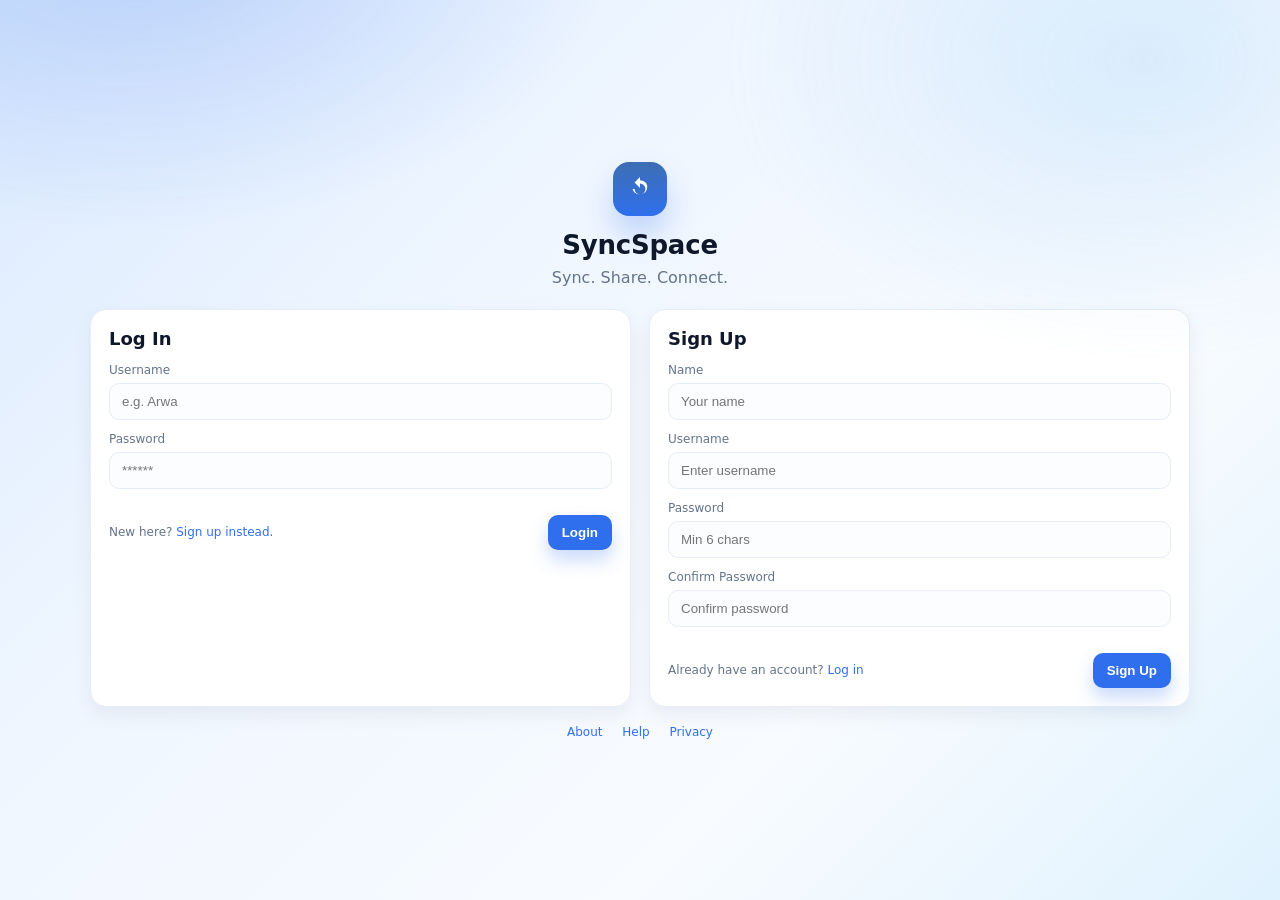
<file: project/index.html>
<!doctype html>
<html lang="en">
<head>
  <meta charset="utf-8"/>
  <meta name="viewport" content="width=device-width, initial-scale=1"/>
  <title>Social Media Platform • Login</title>
  <link rel="stylesheet" href="css/styles.css"/>
</head>
<body>
  <div class="auth-wrap">
    <div class="container">
      <div class="auth-hero">
        <div class="logo-badge" aria-hidden="true">
  <!-- Sync / loop icon -->
  <svg viewBox="0 0 24 24">
    <path d="M17.65 6.35A7.95 7.95 0 0 0 12 4V1L7 6l5 5V7a5 5 0 1 1-5 5H5a7 7 0 1 0 12.65-5.65Z"/>
  </svg>
</div>

        <h1 class="auth-title">SyncSpace </h1>
       <p class="auth-sub">Sync. Share. Connect.</p>

      </div>

      <div class="auth-grid">
        <!-- Login -->
        <div class="card auth-card">
          <h2>Log In</h2>
          <div style="display:grid; gap:12px;">
            <div>
              <label for="loginUser">Username</label>
              <input class="input" id="loginUser" placeholder="e.g. Arwa"/>
            </div>
            <div>
              <label for="loginPass">Password</label>
              <input class="input" id="loginPass" type="password" placeholder="******"/>
            </div>
            <div class="auth-actions">
              <span class="small">New here? <a href="#signup">Sign up instead.</a></span>
              <button class="btn" id="loginBtn">Login</button>
            </div>
          </div>
        </div>

        <!-- Signup -->
        <div class="card auth-card" id="signup">
          <h2>Sign Up</h2>
          <div style="display:grid; gap:12px;">
            <div>
              <label for="suName">Name</label>
              <input class="input" id="suName" placeholder="Your name"/>
            </div>
            <div>
              <label for="suUser">Username</label>
              <input class="input" id="suUser" placeholder="Enter username"/>
            </div>
            <div>
              <label for="suPass">Password</label>
              <input class="input" id="suPass" type="password" placeholder="Min 6 chars"/>
            </div>
            <div>
              <label for="suConfirm">Confirm Password</label>
              <input class="input" id="suConfirm" type="password" placeholder="Confirm password"/>
            </div>
            <div class="auth-actions">
              <span class="small">Already have an account? <a href="#">Log in</a></span>
              <button class="btn" id="signupBtn">Sign Up</button>
            </div>
          </div>
        </div>
      </div>

      <div class="footer-links">
        <a href="#">About</a>
        <a href="#">Help</a>
        <a href="#">Privacy</a>
      </div>
    </div>
  </div>

  <script src="js/storage.js"></script>
  <script src="js/utils.js"></script>
  <script src="js/auth.js"></script>
  <script>
    // If already logged in, go feed
    if (getSessionUser()) window.location.href = "feed.html";

    const $ = (id) => document.getElementById(id);

    $("loginBtn").onclick = () => {
      try{
        login({ username: $("loginUser").value, password: $("loginPass").value });
        window.location.href = "feed.html";
      }catch(e){ alert(e.message); }
    };

    $("signupBtn").onclick = () => {
      try{
        signup({
          name: $("suName").value,
          username: $("suUser").value,
          password: $("suPass").value,
          confirm: $("suConfirm").value
        });
        window.location.href = "feed.html";
      }catch(e){ alert(e.message); }
    };
  </script>
</body>
</html>
</file>
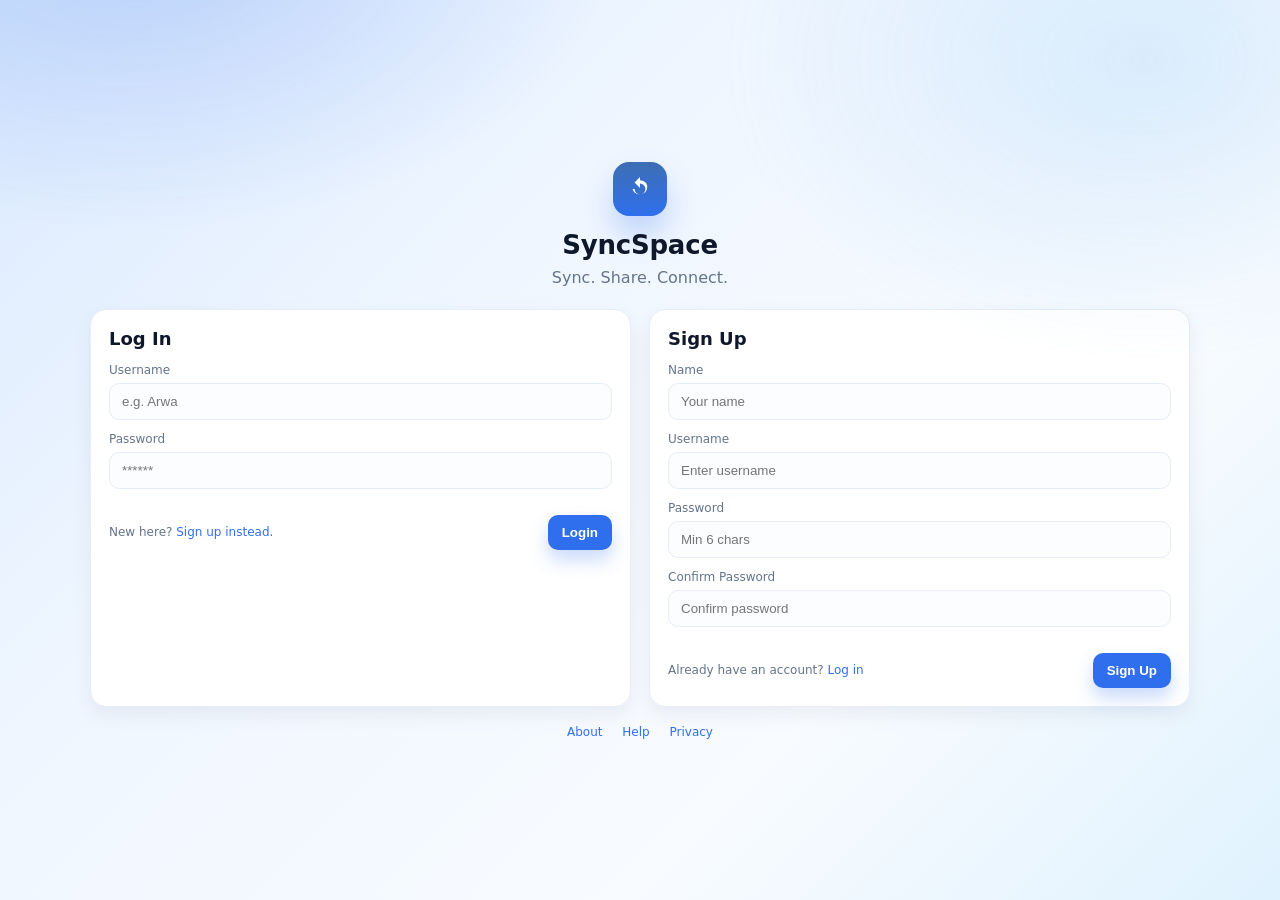
<file: project/feed.html>
<!doctype html>
<html lang="en">
<head>
  <meta charset="utf-8"/>
  <meta name="viewport" content="width=device-width, initial-scale=1"/>
  <title>SyncSpace • News Feed</title>
  <link rel="stylesheet" href="css/styles.css"/>
</head>
<body>
  <!-- Topbar -->
  <div class="topbar">
    <div class="container topbar-inner">
  <div class="brand">
  <span class="mini" aria-hidden="true">
    <!-- SyncSpace Icon -->
    <svg viewBox="0 0 24 24">
      <path d="M17.65 6.35A7.95 7.95 0 0 0 12 4V1L7 6l5 5V7a5 5 0 1 1-5 5H5a7 7 0 1 0 12.65-5.65Z"/>
    </svg>
  </span>
  <span>SyncSpace</span>
</div>
      <div class="nav-links">
        <a class="active" href="feed.html">
          <svg viewBox="0 0 24 24"><path d="M12 3 3 10v11h6v-7h6v7h6V10l-9-7Z"/></svg>
          Home
        </a>
        <a href="users.html">
          <svg viewBox="0 0 24 24"><path d="M10 2a8 8 0 1 0 4.9 14.3l4.4 4.4 1.4-1.4-4.4-4.4A8 8 0 0 0 10 2Zm0 2a6 6 0 1 1 0 12 6 6 0 0 1 0-12Z"/></svg>
          Explore
        </a>
        <a href="profile.html">
          <svg viewBox="0 0 24 24"><path d="M12 12a5 5 0 1 0-5-5 5 5 0 0 0 5 5Zm0 2c-4.4 0-8 2.2-8 5v1h16v-1c0-2.8-3.6-5-8-5Z"/></svg>
          Profile
        </a>
      </div>

      <div class="user-pill">
        <span class="avatar" id="topAvatar">U</span>
        <span class="small" id="topUser">@user</span>
        <button class="btn btn-ghost" onclick="logout()">Logout</button>
      </div>
    </div>
  </div>

  <!-- App -->
  <div class="app">
    <div class="container app-grid">
      <!-- Sidebar -->
      <aside class="card sidebar">
        <div class="side-title">MENU</div>
        <a class="side-item active" href="feed.html">
          <svg viewBox="0 0 24 24"><path d="M12 3 3 10v11h6v-7h6v7h6V10l-9-7Z"/></svg>
          Home
        </a>
        <a class="side-item" href="users.html">
          <svg viewBox="0 0 24 24"><path d="M10 2a8 8 0 1 0 4.9 14.3l4.4 4.4 1.4-1.4-4.4-4.4A8 8 0 0 0 10 2Zm0 2a6 6 0 1 1 0 12 6 6 0 0 1 0-12Z"/></svg>
          Explore
        </a>
        <a class="side-item" href="profile.html">
          <svg viewBox="0 0 24 24"><path d="M12 12a5 5 0 1 0-5-5 5 5 0 0 0 5 5Zm0 2c-4.4 0-8 2.2-8 5v1h16v-1c0-2.8-3.6-5-8-5Z"/></svg>
          Profile
        </a>
        <div class="hr"></div>
        <div class="small muted">Tip: Follow users in Explore to see their posts here.</div>
      </aside>

      <!-- Main -->
      <main class="card main">
        <div class="page-title">
          <h1>News Feed</h1>
          <div class="right small muted" id="feedHint"></div>
        </div>

        <div class="card composer">
          <span class="avatar" id="meAvatar">U</span>
          <textarea id="postText" placeholder="What's happening?"></textarea>
          <button class="btn" id="postBtn">Post</button>
        </div>

        <div class="feed" id="feed"></div>
      </main>
    </div>
  </div>

  <script src="js/storage.js"></script>
  <script src="js/utils.js"></script>
  <script src="js/auth.js"></script>
  <script src="js/feed.js"></script>
  <script>
    const me = requireLogin();

    // Top user pill
    const topAvatar = document.getElementById("topAvatar");
    const topUser = document.getElementById("topUser");
    const meAvatar = document.getElementById("meAvatar");
    topUser.textContent = "@" + me.username;

    function renderAvatar(el, user){
      if (user.avatar){
        el.innerHTML = "";
        const img = document.createElement("img");
        img.src = user.avatar;
        el.appendChild(img);
      } else {
        el.textContent = initials(user.name);
      }
    }
    renderAvatar(topAvatar, me);
    renderAvatar(meAvatar, me);

    document.getElementById("feedHint").textContent =
      `Showing your posts + ${me.following.length} following`;

    const feedDiv = document.getElementById("feed");

    function render() {
      const items = getFeedPosts();
      const users = getUsers();
      const meNow = getSessionUser();

      feedDiv.innerHTML = items.map(p => {
        const canDelete = p.authorId === meNow.id;
        const author = users.find(u => u.id === p.authorId);
        const avatarHTML = author?.avatar
          ? `<span class="avatar"><img src="${author.avatar}" alt=""/></span>`
          : `<span class="avatar">${initials(author?.name || "U")}</span>`;

        return `
          <div class="card post">
            <div class="post-head">
              <div class="post-user">
                ${avatarHTML}
                <div>
                  <b>${p.authorName}</b>
                  <div class="handle">@${p.authorUsername}</div>
                </div>
              </div>
              <div class="post-time">${formatTime(p.createdAt)}</div>
            </div>

            <p>${escapeHtml(p.content)}</p>

            <div class="post-actions">
              ${canDelete ? `
                <button class="icon-btn" onclick="handleDelete('${p.id}')">
                  <svg viewBox="0 0 24 24"><path d="M6 7h12l-1 14H7L6 7Zm3-3h6l1 2H8l1-2Z"/></svg>
                  Delete
                </button>
              ` : `<span class="small muted">You can delete only your own posts</span>`}
            </div>
          </div>
        `;
      }).join("");
    }

    function escapeHtml(str){
      return (str || "")
        .replaceAll("&","&amp;")
        .replaceAll("<","&lt;")
        .replaceAll(">","&gt;")
        .replaceAll('"',"&quot;")
        .replaceAll("'","&#039;");
    }

    function handleDelete(id) {
      try { deletePost(id); render(); }
      catch(e){ alert(e.message); }
    }

    document.getElementById("postBtn").onclick = () => {
      try{
        createPost(document.getElementById("postText").value);
        document.getElementById("postText").value = "";
        render();
      }catch(e){ alert(e.message); }
    };

    render();
  </script>
</body>
</html>
</file>
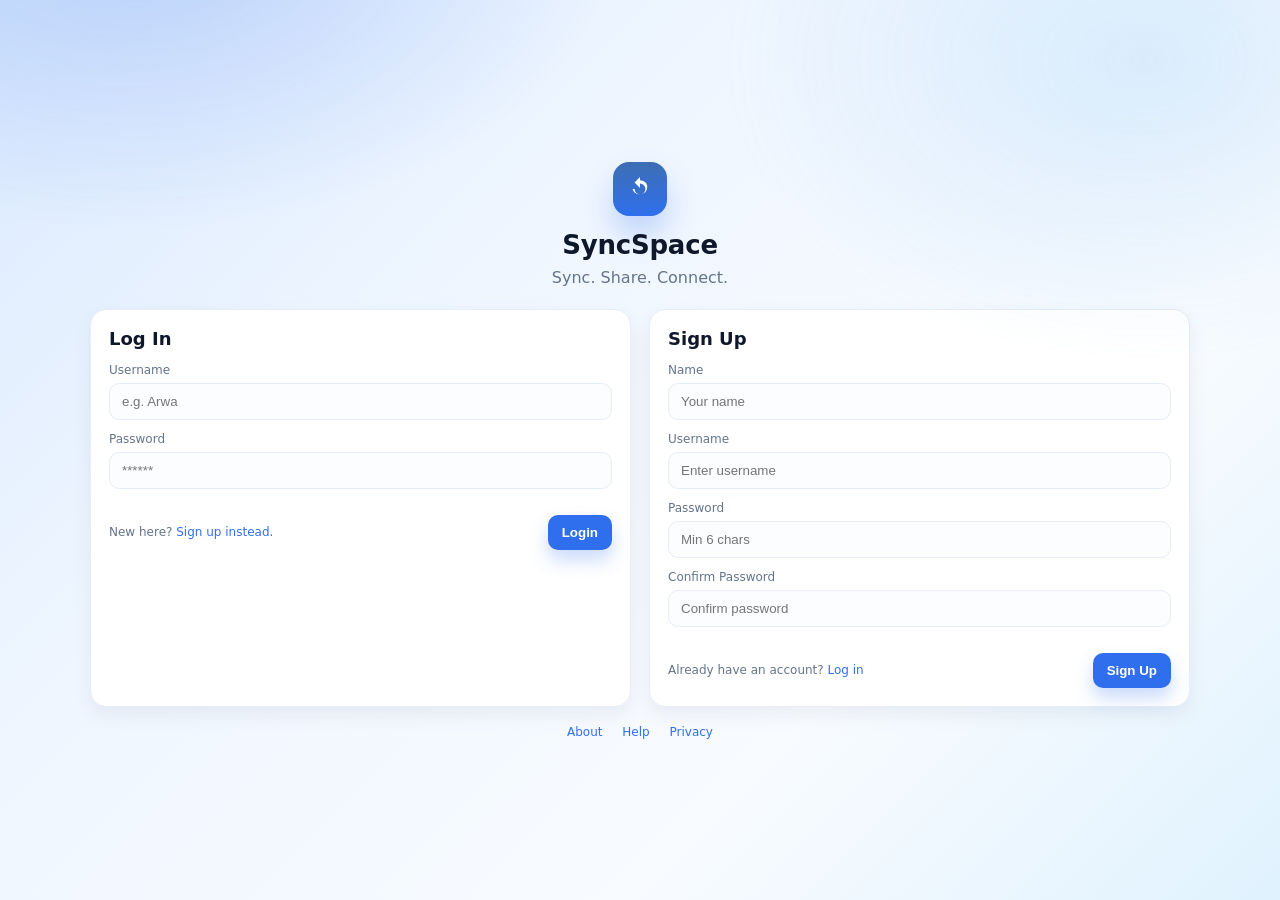
<file: project/profile.html>
<!doctype html>
<html lang="en">
<head>
  <meta charset="utf-8"/>
  <meta name="viewport" content="width=device-width, initial-scale=1"/>
  <title>SyncSpace • Profile</title>
  <link rel="stylesheet" href="css/styles.css"/>
</head>
<body>
  <!-- Topbar -->
  <div class="topbar">
    <div class="container topbar-inner">
    <div class="brand">
  <span class="mini" aria-hidden="true">
    <!-- SyncSpace Icon -->
    <svg viewBox="0 0 24 24">
      <path d="M17.65 6.35A7.95 7.95 0 0 0 12 4V1L7 6l5 5V7a5 5 0 1 1-5 5H5a7 7 0 1 0 12.65-5.65Z"/>
    </svg>
  </span>
  <span>SyncSpace</span>
</div>

      <div class="nav-links">
        <a href="feed.html">
          <svg viewBox="0 0 24 24"><path d="M12 3 3 10v11h6v-7h6v7h6V10l-9-7Z"/></svg>
          Home
        </a>
        <a href="users.html">
          <svg viewBox="0 0 24 24"><path d="M10 2a8 8 0 1 0 4.9 14.3l4.4 4.4 1.4-1.4-4.4-4.4A8 8 0 0 0 10 2Zm0 2a6 6 0 1 1 0 12 6 6 0 0 1 0-12Z"/></svg>
          Explore
        </a>
        <a class="active" href="profile.html">
          <svg viewBox="0 0 24 24"><path d="M12 12a5 5 0 1 0-5-5 5 5 0 0 0 5 5Zm0 2c-4.4 0-8 2.2-8 5v1h16v-1c0-2.8-3.6-5-8-5Z"/></svg>
          Profile
        </a>
      </div>

      <div class="user-pill">
        <span class="avatar" id="topAvatar">U</span>
        <span class="small" id="topUser">@user</span>
        <button class="btn btn-ghost" onclick="logout()">Logout</button>
      </div>
    </div>
  </div>

  <div class="app">
    <div class="container app-grid">
      <aside class="card sidebar">
        <div class="side-title">MENU</div>
        <a class="side-item" href="feed.html">
          <svg viewBox="0 0 24 24"><path d="M12 3 3 10v11h6v-7h6v7h6V10l-9-7Z"/></svg>
          Home
        </a>
        <a class="side-item" href="users.html">
          <svg viewBox="0 0 24 24"><path d="M10 2a8 8 0 1 0 4.9 14.3l4.4 4.4 1.4-1.4-4.4-4.4A8 8 0 0 0 10 2Zm0 2a6 6 0 1 1 0 12 6 6 0 0 1 0-12Z"/></svg>
          Explore
        </a>
        <a class="side-item active" href="profile.html">
          <svg viewBox="0 0 24 24"><path d="M12 12a5 5 0 1 0-5-5 5 5 0 0 0 5 5Zm0 2c-4.4 0-8 2.2-8 5v1h16v-1c0-2.8-3.6-5-8-5Z"/></svg>
          Profile
        </a>
      </aside>

      <main class="card main">
        <div class="page-title">
          <h1>Profile</h1>
          <div class="right">
            <a class="btn btn-ghost" href="feed.html">Back to Feed</a>
          </div>
        </div>

        <div class="card profile-hero">
          <span class="avatar" id="meAvatar">U</span>
          <div>
            <h2 id="meName">Name</h2>
            <div class="small muted" id="meHandle">@username</div>
            <div class="bio" id="meBio"></div>

            <div class="pills">
              <span title="Following">
                <svg viewBox="0 0 24 24"><path d="M16 11a4 4 0 1 0-4-4 4 4 0 0 0 4 4ZM6 11a4 4 0 1 0-4-4 4 4 0 0 0 4 4Zm10 2c-2.7 0-8 1.3-8 4v2h16v-2c0-2.7-5.3-4-8-4ZM6 13c-2.2 0-6 1.1-6 3.5V19h6v-2c0-1.5.6-2.8 1.8-3.8A10 10 0 0 0 6 13Z"/></svg>
                <span id="followingCount">0</span> Following
              </span>
            </div>
          </div>
        </div>

        <div class="hr"></div>

        <div class="card form">
          <div style="display:flex; justify-content:space-between; align-items:center; gap:10px;">
            <h3>Edit Profile</h3>
            <button class="btn" id="saveBtn">Update</button>
          </div>

          <div class="form-grid" style="margin-top:12px;">
            <div>
              <label for="name">Name</label>
              <input class="input" id="name" />
            </div>
            <div>
              <label for="bio">Bio</label>
              <input class="input" id="bio" placeholder="Short bio..." />
            </div>
            <div>
              <label for="avatar">Profile picture URL (optional)</label>
              <input class="input" id="avatar" placeholder="https://..." />
              <div class="small muted" style="margin-top:6px;">
                If you leave it empty, it will show initials (like the UI screenshot).
              </div>
            </div>
          </div>
        </div>

      </main>
    </div>
  </div>

  <script src="js/storage.js"></script>
  <script src="js/utils.js"></script>
  <script src="js/auth.js"></script>
  <script src="js/profile.js"></script>
  <script>
    const me = requireLogin();

    const topAvatar = document.getElementById("topAvatar");
    const topUser = document.getElementById("topUser");
    const meAvatar = document.getElementById("meAvatar");

    function renderAvatar(el, user){
      if (user.avatar){
        el.innerHTML = "";
        const img = document.createElement("img");
        img.src = user.avatar;
        el.appendChild(img);
      } else {
        el.textContent = initials(user.name);
      }
    }
    renderAvatar(topAvatar, me);
    renderAvatar(meAvatar, me);
    topUser.textContent = "@" + me.username;

    document.getElementById("meName").textContent = me.name;
    document.getElementById("meHandle").textContent = "@" + me.username;
    document.getElementById("meBio").textContent = me.bio || "";
    document.getElementById("followingCount").textContent = me.following.length;

    // Fill form
    document.getElementById("name").value = me.name;
    document.getElementById("bio").value = me.bio || "";
    document.getElementById("avatar").value = me.avatar || "";

    document.getElementById("saveBtn").onclick = () => {
      try{
        updateProfile({
          name: document.getElementById("name").value,
          bio: document.getElementById("bio").value,
          avatar: document.getElementById("avatar").value
        });
        // Reload to reflect changes
        window.location.reload();
      }catch(e){
        alert(e.message);
      }
    };
  </script>
</body>
</html>
</file>
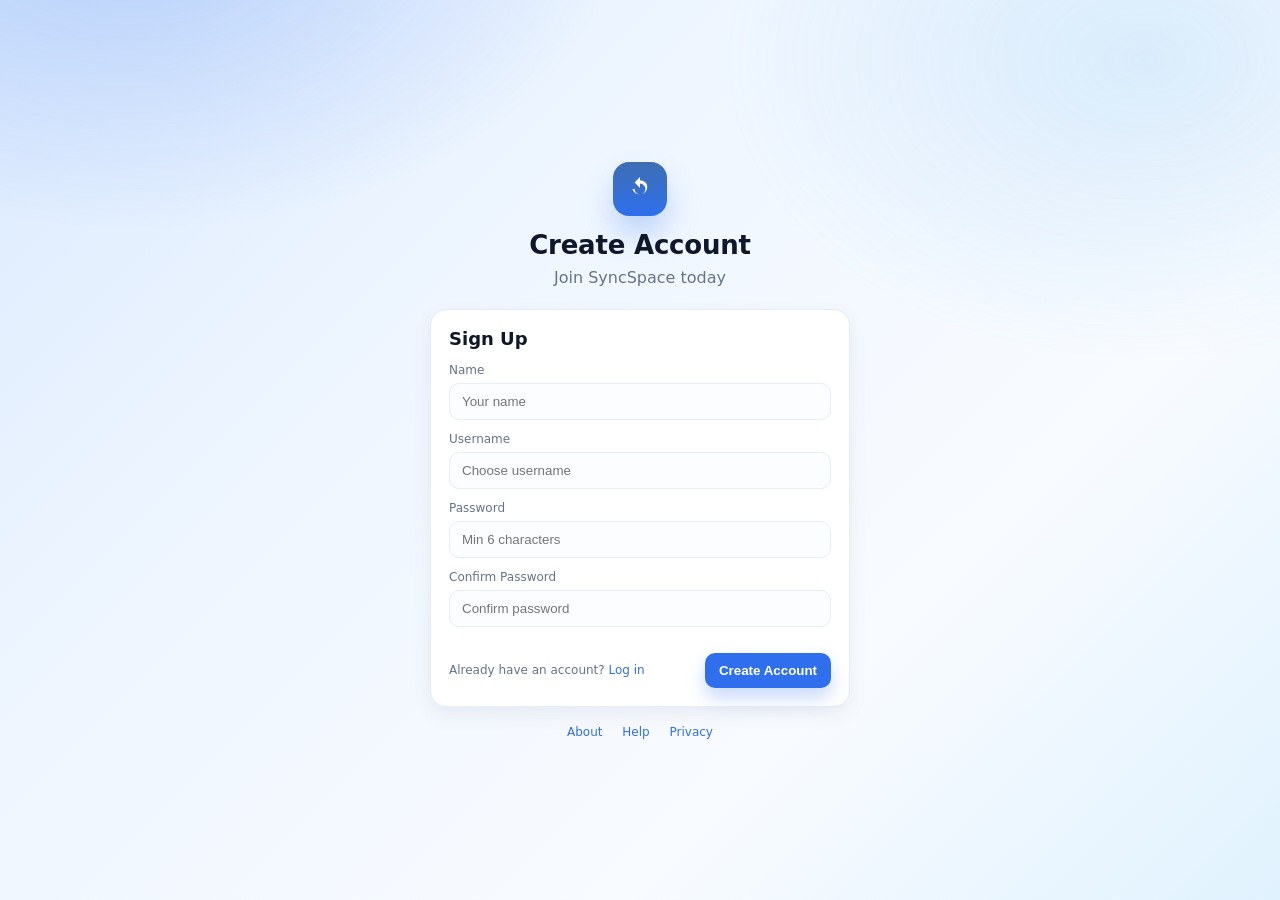
<file: project/signup.html>
<!doctype html>
<html lang="en">
<head>
<meta charset="utf-8"/>
<meta name="viewport" content="width=device-width, initial-scale=1"/>
<title>SyncSpace • Sign Up</title>
<link rel="stylesheet" href="css/styles.css"/>
</head>

<body class="page-transition">

<div class="auth-wrap">
<div class="container">

<div class="auth-hero">

<div class="logo-badge">
<svg viewBox="0 0 24 24">
<path d="M17.65 6.35A7.95 7.95 0 0 0 12 4V1L7 6l5 5V7a5 5 0 1 1-5 5H5a7 7 0 1 0 12.65-5.65Z"/>
</svg>
</div>

<h1 class="auth-title">Create Account</h1>
<p class="auth-sub">Join SyncSpace today</p>

</div>


<div class="auth-grid" style="grid-template-columns:1fr; max-width:420px; margin:auto;">

<div class="card auth-card">

<h2>Sign Up</h2>

<div style="display:grid; gap:12px;">

<div>
<label>Name</label>
<input class="input" id="suName" placeholder="Your name"/>
</div>

<div>
<label>Username</label>
<input class="input" id="suUser" placeholder="Choose username"/>
</div>

<div>
<label>Password</label>
<input class="input" id="suPass" type="password" placeholder="Min 6 characters"/>
</div>

<div>
<label>Confirm Password</label>
<input class="input" id="suConfirm" type="password" placeholder="Confirm password"/>
</div>

<div class="auth-actions">

<span class="small">
Already have an account?
<a href="index.html" id="goLogin">Log in</a>
</span>

<button class="btn" id="signupBtn">Create Account</button>

</div>

</div>

</div>
</div>


<div class="footer-links">
<a href="#">About</a>
<a href="#">Help</a>
<a href="#">Privacy</a>
</div>

</div>
</div>


<script src="js/storage.js"></script>
<script src="js/utils.js"></script>
<script src="js/auth.js"></script>

<script>

const $ = (id)=>document.getElementById(id);

$("signupBtn").onclick = () => {

try{

signup({
name: $("suName").value,
username: $("suUser").value,
password: $("suPass").value,
confirm: $("suConfirm").value
});

window.location.href="feed.html";

}catch(e){
alert(e.message);
}

};

</script>

</body>
</html>
</file>
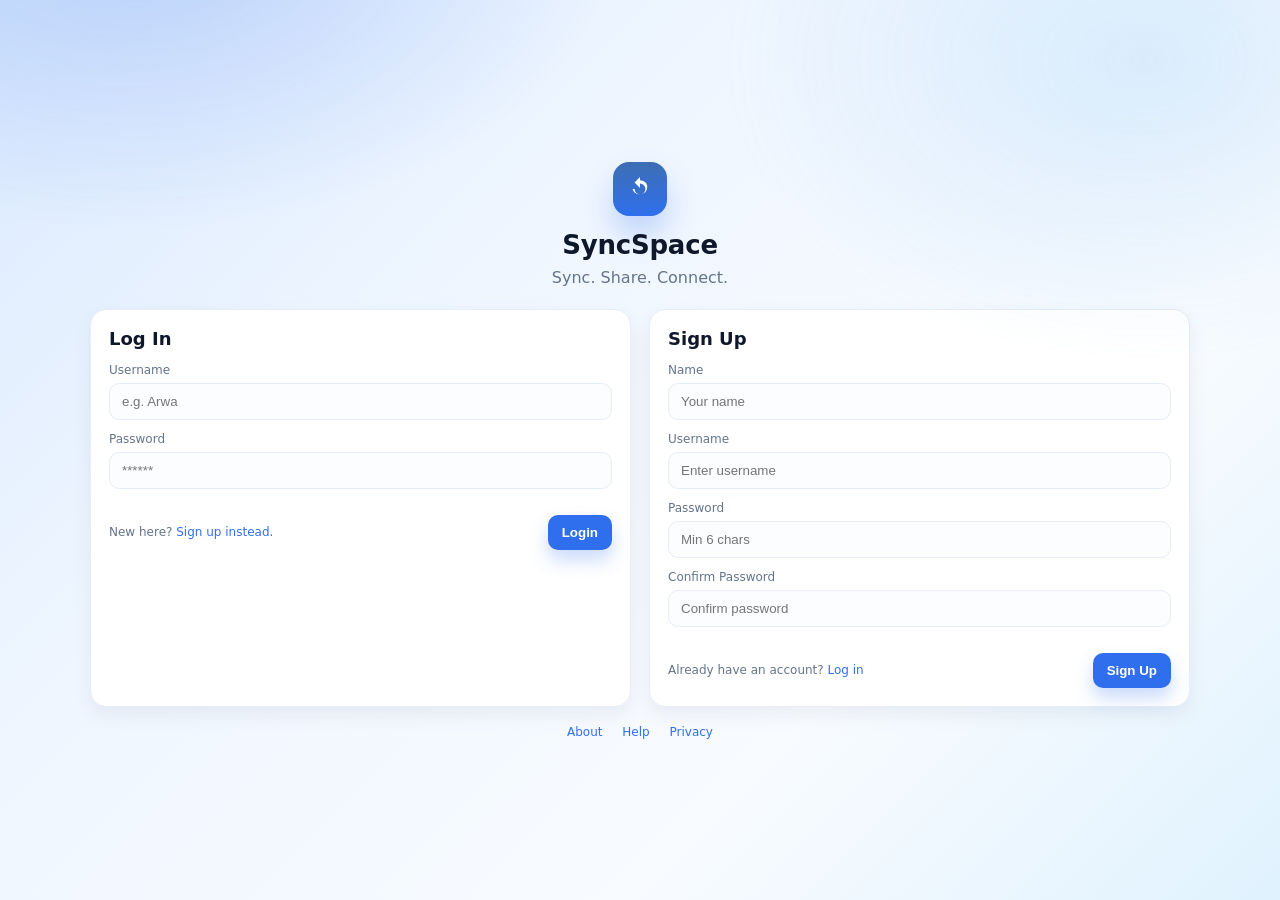
<file: project/users.html>
<!doctype html>
<html lang="en">
<head>
  <meta charset="utf-8"/>
  <meta name="viewport" content="width=device-width, initial-scale=1"/>
  <title>SyncSpace • Discover Users</title>
  <link rel="stylesheet" href="css/styles.css"/>
</head>
<body>
  <!-- Topbar -->
  <div class="topbar">
    <div class="container topbar-inner">
   <div class="brand">
  <span class="mini" aria-hidden="true">
    <!-- SyncSpace Icon -->
    <svg viewBox="0 0 24 24">
      <path d="M17.65 6.35A7.95 7.95 0 0 0 12 4V1L7 6l5 5V7a5 5 0 1 1-5 5H5a7 7 0 1 0 12.65-5.65Z"/>
    </svg>
  </span>
  <span>SyncSpace</span>
</div>
      <div class="nav-links">
        <a href="feed.html">
          <svg viewBox="0 0 24 24"><path d="M12 3 3 10v11h6v-7h6v7h6V10l-9-7Z"/></svg>
          Home
        </a>
        <a class="active" href="users.html">
          <svg viewBox="0 0 24 24"><path d="M10 2a8 8 0 1 0 4.9 14.3l4.4 4.4 1.4-1.4-4.4-4.4A8 8 0 0 0 10 2Zm0 2a6 6 0 1 1 0 12 6 6 0 0 1 0-12Z"/></svg>
          Explore
        </a>
        <a href="profile.html">
          <svg viewBox="0 0 24 24"><path d="M12 12a5 5 0 1 0-5-5 5 5 0 0 0 5 5Zm0 2c-4.4 0-8 2.2-8 5v1h16v-1c0-2.8-3.6-5-8-5Z"/></svg>
          Profile
        </a>
      </div>

      <div class="user-pill">
        <span class="avatar" id="topAvatar">U</span>
        <span class="small" id="topUser">@user</span>
        <button class="btn btn-ghost" onclick="logout()">Logout</button>
      </div>
    </div>
  </div>

  <div class="app">
    <div class="container app-grid">
      <aside class="card sidebar">
        <div class="side-title">MENU</div>
        <a class="side-item" href="feed.html">
          <svg viewBox="0 0 24 24"><path d="M12 3 3 10v11h6v-7h6v7h6V10l-9-7Z"/></svg>
          Home
        </a>
        <a class="side-item active" href="users.html">
          <svg viewBox="0 0 24 24"><path d="M10 2a8 8 0 1 0 4.9 14.3l4.4 4.4 1.4-1.4-4.4-4.4A8 8 0 0 0 10 2Zm0 2a6 6 0 1 1 0 12 6 6 0 0 1 0-12Z"/></svg>
          Explore
        </a>
        <a class="side-item" href="profile.html">
          <svg viewBox="0 0 24 24"><path d="M12 12a5 5 0 1 0-5-5 5 5 0 0 0 5 5Zm0 2c-4.4 0-8 2.2-8 5v1h16v-1c0-2.8-3.6-5-8-5Z"/></svg>
          Profile
        </a>
      </aside>

      <main class="card main">
        <div class="page-title">
          <h1>Discover Users</h1>
          <div class="right">
            <input class="input search" id="search" placeholder="Search users..."/>
          </div>
        </div>

        <div class="user-list" id="list"></div>
      </main>
    </div>
  </div>

  <script src="js/storage.js"></script>
  <script src="js/utils.js"></script>
  <script src="js/auth.js"></script>
  <script src="js/users.js"></script>
  <script>
    const me = requireLogin();

    const topAvatar = document.getElementById("topAvatar");
    const topUser = document.getElementById("topUser");
    topUser.textContent = "@" + me.username;

    function renderAvatar(el, user){
      if (user.avatar){
        el.innerHTML = "";
        const img = document.createElement("img");
        img.src = user.avatar;
        el.appendChild(img);
      } else {
        el.textContent = initials(user.name);
      }
    }
    renderAvatar(topAvatar, me);

    const listDiv = document.getElementById("list");
    const search = document.getElementById("search");

    function render(){
      const meNow = getSessionUser();
      const q = search.value.trim().toLowerCase();
      let users = listOtherUsers();

      if (q){
        users = users.filter(u =>
          u.name.toLowerCase().includes(q) ||
          u.username.toLowerCase().includes(q)
        );
      }

      listDiv.innerHTML = users.map(u => {
        const isFollowing = meNow.following.includes(u.id);
        const avatarHTML = u.avatar
          ? `<span class="avatar"><img src="${u.avatar}" alt=""/></span>`
          : `<span class="avatar">${initials(u.name)}</span>`;

        return `
          <div class="card user-item">
            <div class="user-left">
              ${avatarHTML}
              <div>
                <b>${u.name}</b>
                <div class="desc">@${u.username} • ${escapeHtml(u.bio || "")}</div>
              </div>
            </div>
            <button class="btn ${isFollowing ? "btn-ghost" : ""}" onclick="follow('${u.id}')">
              ${isFollowing ? "Following" : "Follow"}
            </button>
          </div>
        `;
      }).join("");
    }

    function escapeHtml(str){
      return (str || "")
        .replaceAll("&","&amp;")
        .replaceAll("<","&lt;")
        .replaceAll(">","&gt;")
        .replaceAll('"',"&quot;")
        .replaceAll("'","&#039;");
    }

    function follow(id){
      toggleFollow(id);
      render();
    }

    search.addEventListener("input", render);
    render();
  </script>
</body>
</html>
</file>
<file: project/css/styles.css>
:root{
  --bg1:#f5f8ff;
  --bg2:#eaf1ff;
  --card:#ffffff;
  --text:#0f172a;
  --muted:#64748b;
  --line:#e6edf8;
  --blue:#2f6fed;
  --blue2:#1f57d6;
  --shadow: 0 12px 30px rgba(15, 23, 42, 0.08);
  --shadow2: 0 8px 20px rgba(15, 23, 42, 0.06);
  --radius:16px;
}

*{box-sizing:border-box}
html,body{height:100%}
body{
  margin:0;
  font-family: ui-sans-serif, system-ui, -apple-system, Segoe UI, Roboto, Arial;
  color:var(--text);

  /* Stronger linear gradient look */
  background:
    linear-gradient(135deg, #dbeafe 0%, #eff6ff 35%, #f8fbff 70%, #e0f2fe 100%);
}
body::before{
  content:"";
  position:fixed;
  inset:-200px;
  pointer-events:none;
  background:
    radial-gradient(800px 500px at 20% 10%, rgba(47,111,237,0.22), transparent 60%),
    radial-gradient(700px 500px at 80% 20%, rgba(99,179,237,0.18), transparent 60%);
  filter: blur(2px);
}


a{color:var(--blue); text-decoration:none}
a:hover{text-decoration:underline}
.small{font-size:12px;color:var(--muted)}
.muted{color:var(--muted)}
.container{width:min(1100px, 92vw); margin:0 auto}

.btn{
  border:0;
  padding:10px 14px;
  border-radius:10px;
  background:var(--blue);
  color:white;
  font-weight:600;
  cursor:pointer;
  box-shadow: 0 10px 18px rgba(47,111,237,0.25);
}
.btn:hover{background:var(--blue2)}
.btn:disabled{opacity:.6; cursor:not-allowed}

.btn-ghost{
  background:transparent;
  border:1px solid var(--line);
  color:var(--text);
  box-shadow:none;
}
.btn-ghost:hover{background:#f3f7ff}

.input{
  width:100%;
  padding:10px 12px;
  border-radius:10px;
  border:1px solid var(--line);
  outline:none;
  background:#fbfdff;
}
.input:focus{border-color:#b9d0ff; box-shadow:0 0 0 4px rgba(47,111,237,0.12)}
label{display:block; font-size:12px; color:var(--muted); margin-bottom:6px}

.card{
  background:var(--card);
  border:1px solid var(--line);
  border-radius:var(--radius);
  box-shadow:var(--shadow2);
}

.hr{height:1px;background:var(--line);margin:14px 0}

/* ============ Auth Page ============ */
.auth-wrap{
  min-height:100%;
  display:flex;
  align-items:center;
  padding:40px 0;
}
.auth-hero{
  text-align:center;
  margin-bottom:22px;
}
.logo-badge{
  width:54px; height:54px;
  border-radius:16px;
  display:inline-flex;
  align-items:center;
  justify-content:center;
  background:linear-gradient(180deg,#3d6eb3,#2f6fed);
  box-shadow: 0 18px 30px rgba(47,111,237,0.25);
}
.logo-badge svg{width:26px;height:26px;fill:white}
.auth-title{margin:14px 0 0; font-size:26px; letter-spacing:-.2px}
.auth-sub{margin:8px 0 0; color:var(--muted)}

.auth-grid{
  display:grid;
  grid-template-columns: 1fr 1fr;
  gap:18px;
  margin-top:18px;
}
.auth-card{padding:18px}
.auth-card h2{margin:0 0 14px; font-size:18px}
.auth-row{display:flex; gap:10px}
.auth-actions{display:flex; align-items:center; justify-content:space-between; gap:10px; margin-top:14px}
.footer-links{
  text-align:center;
  margin-top:18px;
  color:var(--muted);
  font-size:12px;
}
.footer-links a{margin:0 8px}

@media (max-width:860px){
  .auth-grid{grid-template-columns:1fr}
}

/* ============ App Layout ============ */
.topbar{
  position:sticky; top:0; z-index:20;
  backdrop-filter: blur(10px);
  background: rgba(233, 242, 255, 0.8);
  border-bottom:1px solid rgba(230,237,248,0.8);
}
.topbar-inner{
  display:flex;
  align-items:center;
  justify-content:space-between;
  padding:12px 0;
  gap:14px;
}
.brand{
  display:flex; align-items:center; gap:10px;
  font-weight:800;
  letter-spacing:-.3px;
}
.brand .mini{
  width:36px;
  height:36px;
  border-radius:14px;
  display:inline-flex;
  align-items:center;
  justify-content:center;
  background:linear-gradient(135deg,#3b82f6,#1d4ed8);
  box-shadow: 0 10px 20px rgba(37,99,235,0.35);
  transition: transform 0.2s ease;
}

.brand .mini:hover{
  transform: scale(1.05);
}

.brand .mini svg{width:18px;height:18px;fill:#fff}
.nav-links{
  display:flex; gap:14px; align-items:center;
  color:var(--muted);
}
.nav-links a{
  display:flex; gap:8px; align-items:center;
  padding:8px 10px;
  border-radius:10px;
  color:var(--muted);
}
.nav-links a.active, .nav-links a:hover{
  color:var(--text);
  background:#f1f6ff;
  text-decoration:none;
}
.nav-links svg{width:16px;height:16px;fill:currentColor}

.user-pill{
  display:flex; align-items:center; gap:10px;
  padding:6px 10px;
  border-radius:999px;
  border:1px solid var(--line);
  background:#ffffffaa;
}
.avatar{
  width:28px;height:28px;border-radius:999px;
  background:linear-gradient(180deg,#86b6ff,#2f6fed);
  display:inline-flex; align-items:center; justify-content:center;
  color:#fff; font-weight:800; font-size:12px;
  overflow:hidden;
}
.avatar img{width:100%;height:100%;object-fit:cover}

.app{
  padding:18px 0 34px;
}
.app-grid{
  display:grid;
  grid-template-columns: 240px 1fr;
  gap:18px;
  align-items:start;
}

.sidebar{
  padding:14px;
  position:sticky;
  top:72px;
}
.side-item{
  display:flex; align-items:center; gap:10px;
  padding:10px 10px;
  border-radius:12px;
  color:var(--muted);
}
.side-item svg{width:16px;height:16px;fill:currentColor}
.side-item.active, .side-item:hover{
  background:#f1f6ff;
  color:var(--text);
  text-decoration:none;
}
.side-title{font-size:12px; color:var(--muted); margin:8px 10px}

.main{
  padding:14px;
}

.page-title{
  display:flex;
  align-items:center;
  justify-content:space-between;
  gap:14px;
  margin-bottom:12px;
}
.page-title h1{
  margin:0;
  font-size:22px;
  letter-spacing:-.3px;
}
.page-title .right{display:flex; gap:10px; align-items:center}

.composer{
  padding:12px;
  display:flex;
  gap:10px;
  align-items:flex-start;
}
.composer textarea{
  resize:none;
  min-height:46px;
  max-height:120px;
  border-radius:14px;
  border:1px solid var(--line);
  padding:10px 12px;
  background:#fbfdff;
  width:100%;
  outline:none;
  font-family:inherit;
}
.composer textarea:focus{border-color:#b9d0ff; box-shadow:0 0 0 4px rgba(47,111,237,0.12)}
.composer .btn{padding:10px 16px}

.feed{
  margin-top:14px;
  display:flex;
  flex-direction:column;
  gap:14px;
}

.post{
  padding:14px;
}
.post-head{
  display:flex;
  align-items:center;
  justify-content:space-between;
  gap:10px;
}
.post-user{
  display:flex;
  align-items:center;
  gap:10px;
}
.post-user b{display:block}
.post-user .handle{font-size:12px;color:var(--muted); margin-top:2px}
.post-time{font-size:12px;color:var(--muted)}
.post p{margin:10px 0 0; line-height:1.4}
.post-actions{
  display:flex; gap:10px; align-items:center;
  margin-top:10px; color:var(--muted); font-size:12px;
}
.icon-btn{
  border:0; background:transparent; cursor:pointer;
  display:inline-flex; gap:6px; align-items:center;
  color:var(--muted);
  padding:6px 8px;
  border-radius:10px;
}
.icon-btn:hover{background:#f3f7ff; color:var(--text)}
.icon-btn svg{width:16px;height:16px;fill:currentColor}

.profile-hero{
  padding:16px;
  display:flex;
  gap:14px;
  align-items:center;
}
.profile-hero .avatar{width:56px;height:56px;font-size:18px;border-radius:18px}
.profile-hero h2{margin:0}
.profile-hero .bio{margin-top:6px;color:var(--muted);font-size:13px}
.pills{
  display:flex; gap:14px; align-items:center;
  margin-top:10px; color:var(--muted); font-size:12px;
}
.pills span{display:inline-flex; gap:6px; align-items:center}
.pills svg{width:16px;height:16px;fill:currentColor}

.form{
  padding:14px;
}
.form h3{margin:0 0 12px;font-size:14px;color:var(--text)}
.form-grid{
  display:grid;
  grid-template-columns: 1fr;
  gap:12px;
}
.form-actions{display:flex; justify-content:flex-end; margin-top:12px}

.user-list{
  display:flex;
  flex-direction:column;
  gap:12px;
}
.user-item{
  padding:12px;
  display:flex;
  align-items:center;
  justify-content:space-between;
  gap:12px;
}
.user-left{display:flex; align-items:center; gap:10px}
.user-left b{display:block}
.user-left .desc{font-size:12px;color:var(--muted); margin-top:3px}
.search{
  width:220px;
}

@media (max-width:980px){
  .app-grid{grid-template-columns:1fr}
  .sidebar{position:relative; top:auto}
}

/* ===== SyncSpace Logo Animation ===== */

@keyframes syncRotate {
  0%   { transform: rotate(0deg); }
  100% { transform: rotate(360deg); }
}

/* Target the SVG inside the mini logo */
.brand .mini svg {
  animation: syncRotate 8s linear infinite;
  transition: transform 0.3s ease;
  transform-origin: center;
}

/* Slightly faster when hovering the logo */
.brand .mini:hover svg {
  animation-duration: 2.5s;
}
</file>
